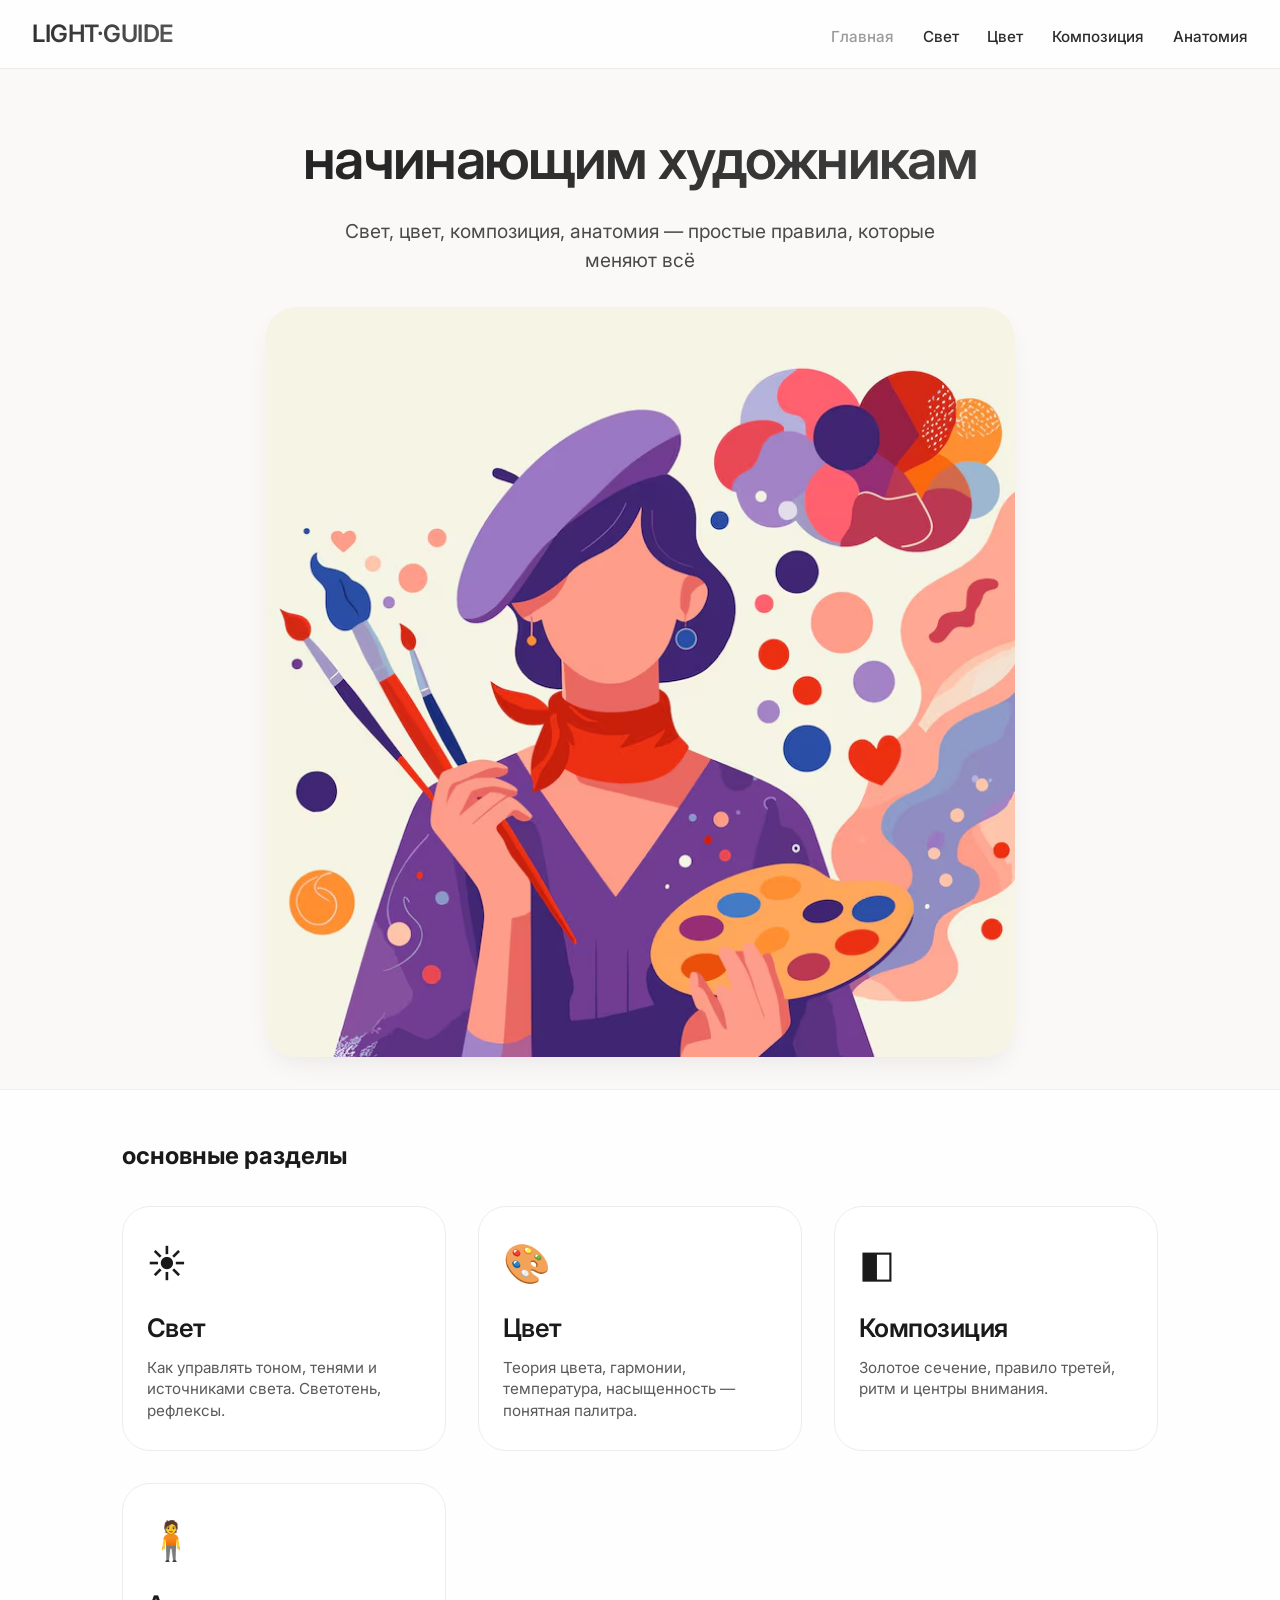
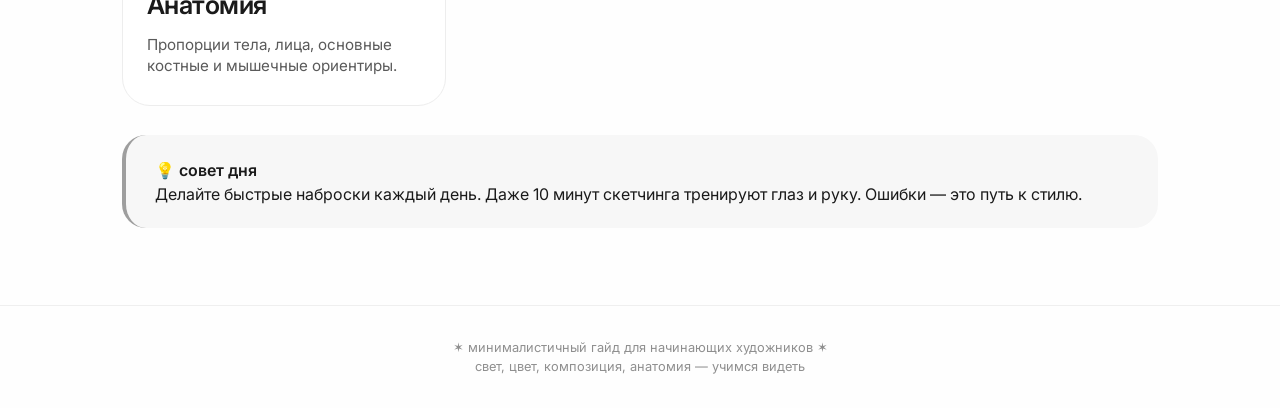
<file: index.html>
<!DOCTYPE html>
<html lang="ru">
<head>
    <meta charset="UTF-8">
    <meta name="viewport" content="width=device-width, initial-scale=1.0">
    <title>LIGHT·GUIDE | Главная — гайд для художников</title>
    <link rel="stylesheet" href="style.css">
    <link href="https://fonts.googleapis.com/css2?family=Inter:opsz,wght@14..32,300;14..32,400;14..32,500;14..32,600;14..32,700&display=swap" rel="stylesheet">
</head>
<body>

<nav class="navbar">
    <div class="nav-container">
        <div class="logo">LIGHT·GUIDE</div>
        <ul class="nav-links">
            <li><a href="index.html" class="active">Главная</a></li>
            <li><a href="light.html">Свет</a></li>
            <li><a href="color.html">Цвет</a></li>
            <li><a href="composition.html">Композиция</a></li>
            <li><a href="anatomy.html">Анатомия</a></li>
        </ul>
    </div>
</nav>

<main>
    <div class="hero">
        <h1>начинающим художникам</h1>
        <p>Свет, цвет, композиция, анатомия — простые правила, которые меняют всё</p>
        <div class="hero-image">
            <img src="images/vector-artist-woman-painting-illustration_1058698-897.avif">
        </div>
    </div>

    <div class="container">
        <h2>основные разделы</h2>
        <div class="topics-grid">
            <a href="light.html" class="topic-card">
                <div class="topic-icon">☀️</div>
                <h3>Свет</h3>
                <p>Как управлять тоном, тенями и источниками света. Светотень, рефлексы.</p>
            </a>
            <a href="color.html" class="topic-card">
                <div class="topic-icon">🎨</div>
                <h3>Цвет</h3>
                <p>Теория цвета, гармонии, температура, насыщенность — понятная палитра.</p>
            </a>
            <a href="composition.html" class="topic-card">
                <div class="topic-icon">◧</div>
                <h3>Композиция</h3>
                <p>Золотое сечение, правило третей, ритм и центры внимания.</p>
            </a>
            <a href="anatomy.html" class="topic-card">
                <div class="topic-icon">🧍</div>
                <h3>Анатомия</h3>
                <p>Пропорции тела, лица, основные костные и мышечные ориентиры.</p>
            </a>
        </div>

        <div class="tip-box">
            <strong>💡 совет дня</strong><br>
            Делайте быстрые наброски каждый день. Даже 10 минут скетчинга тренируют глаз и руку. 
            Ошибки — это путь к стилю.
        </div>
    </div>
</main>

<footer>
    <p>✶ минималистичный гайд для начинающих художников ✶<br>свет, цвет, композиция, анатомия — учимся видеть</p>
</footer>

</body>
</html>
</file>
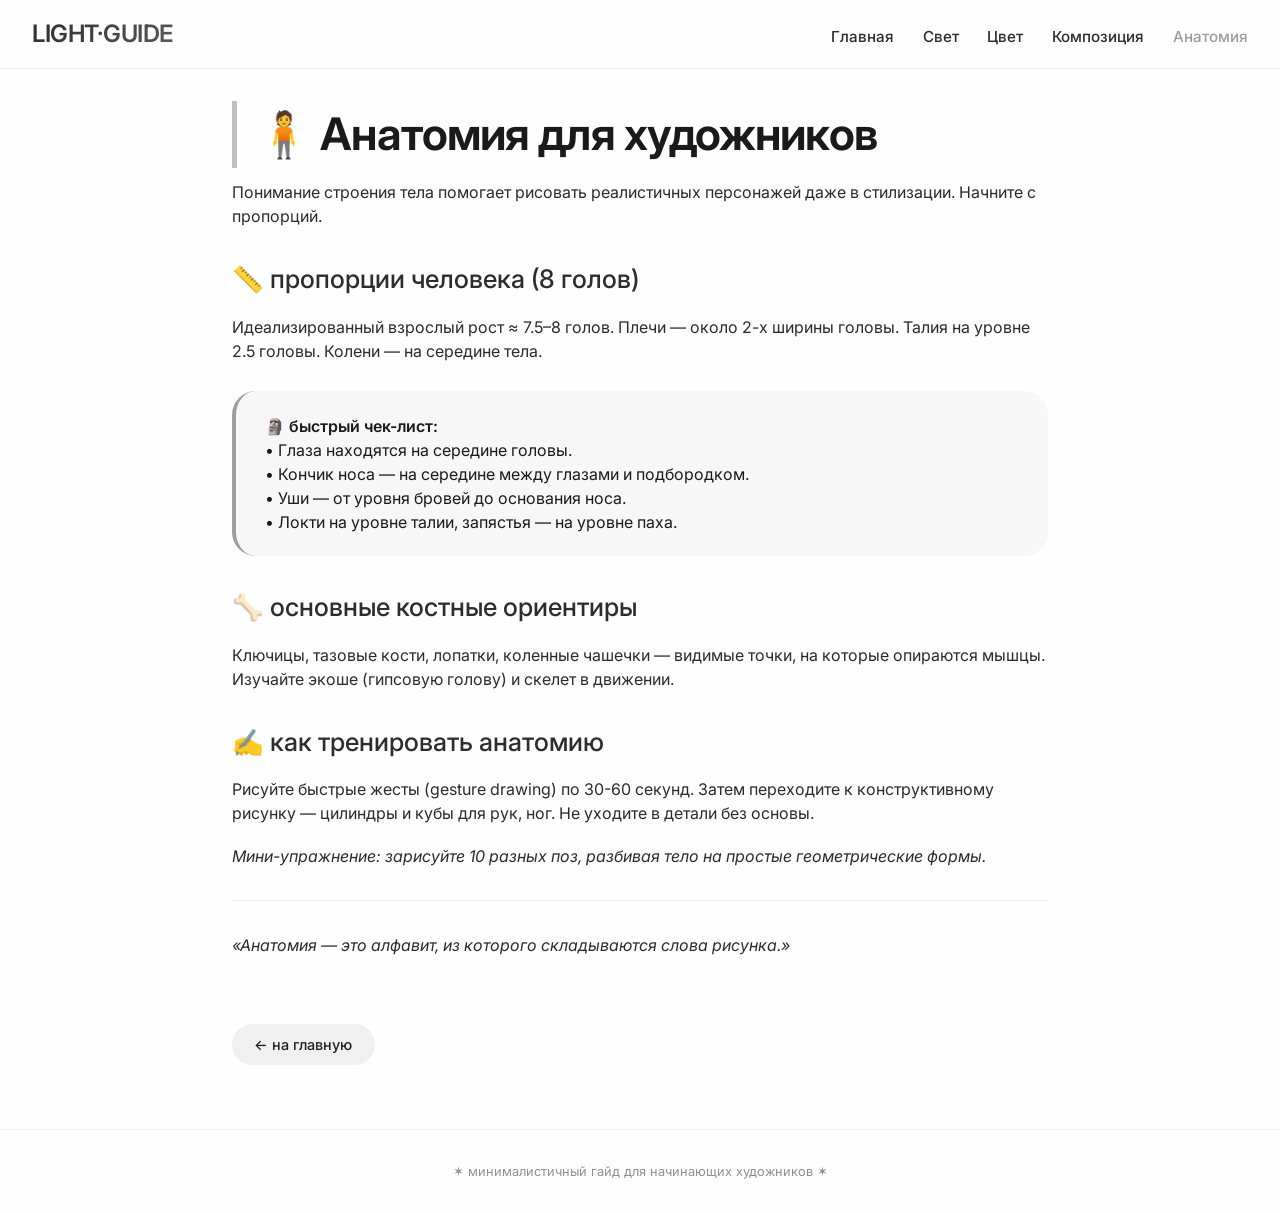
<file: anatomy.html>
<!DOCTYPE html>
<html lang="ru">
<head>
    <meta charset="UTF-8">
    <meta name="viewport" content="width=device-width, initial-scale=1.0">
    <title>LIGHT·GUIDE | Анатомия для художников</title>
    <link rel="stylesheet" href="style.css">
    <link href="https://fonts.googleapis.com/css2?family=Inter:opsz,wght@14..32,300;14..32,400;14..32,500;14..32,600;14..32,700&display=swap" rel="stylesheet">
</head>
<body>

<nav class="navbar">
    <div class="nav-container">
        <div class="logo">LIGHT·GUIDE</div>
        <ul class="nav-links">
            <li><a href="index.html">Главная</a></li>
            <li><a href="light.html">Свет</a></li>
            <li><a href="color.html">Цвет</a></li>
            <li><a href="composition.html">Композиция</a></li>
            <li><a href="anatomy.html" class="active">Анатомия</a></li>
        </ul>
    </div>
</nav>

<main>
    <div class="section-page">
        <h1>🧍 Анатомия для художников</h1>
        <p>Понимание строения тела помогает рисовать реалистичных персонажей даже в стилизации. Начните с пропорций.</p>

        <h2>📏 пропорции человека (8 голов)</h2>
        <p>Идеализированный взрослый рост ≈ 7.5–8 голов. Плечи — около 2-х ширины головы. Талия на уровне 2.5 головы. Колени — на середине тела.</p>

        <div class="tip-box">
            <strong>🗿 быстрый чек-лист:</strong><br>
            • Глаза находятся на середине головы.<br>
            • Кончик носа — на середине между глазами и подбородком.<br>
            • Уши — от уровня бровей до основания носа.<br>
            • Локти на уровне талии, запястья — на уровне паха.
        </div>

        <h2>🦴 основные костные ориентиры</h2>
        <p>Ключицы, тазовые кости, лопатки, коленные чашечки — видимые точки, на которые опираются мышцы. Изучайте экоше (гипсовую голову) и скелет в движении.</p>

        <h2>✍️ как тренировать анатомию</h2>
        <p>Рисуйте быстрые жесты (gesture drawing) по 30-60 секунд. Затем переходите к конструктивному рисунку — цилиндры и кубы для рук, ног. Не уходите в детали без основы.</p>

        <p><em>Мини-упражнение: зарисуйте 10 разных поз, разбивая тело на простые геометрические формы.</em></p>

        <hr>

        <p><em>«Анатомия — это алфавит, из которого складываются слова рисунка.»</em></p>

        <a href="index.html" class="back-home">← на главную</a>
    </div>
</main>

<footer>
    <p>✶ минималистичный гайд для начинающих художников ✶</p>
</footer>

</body>
</html>
</file>
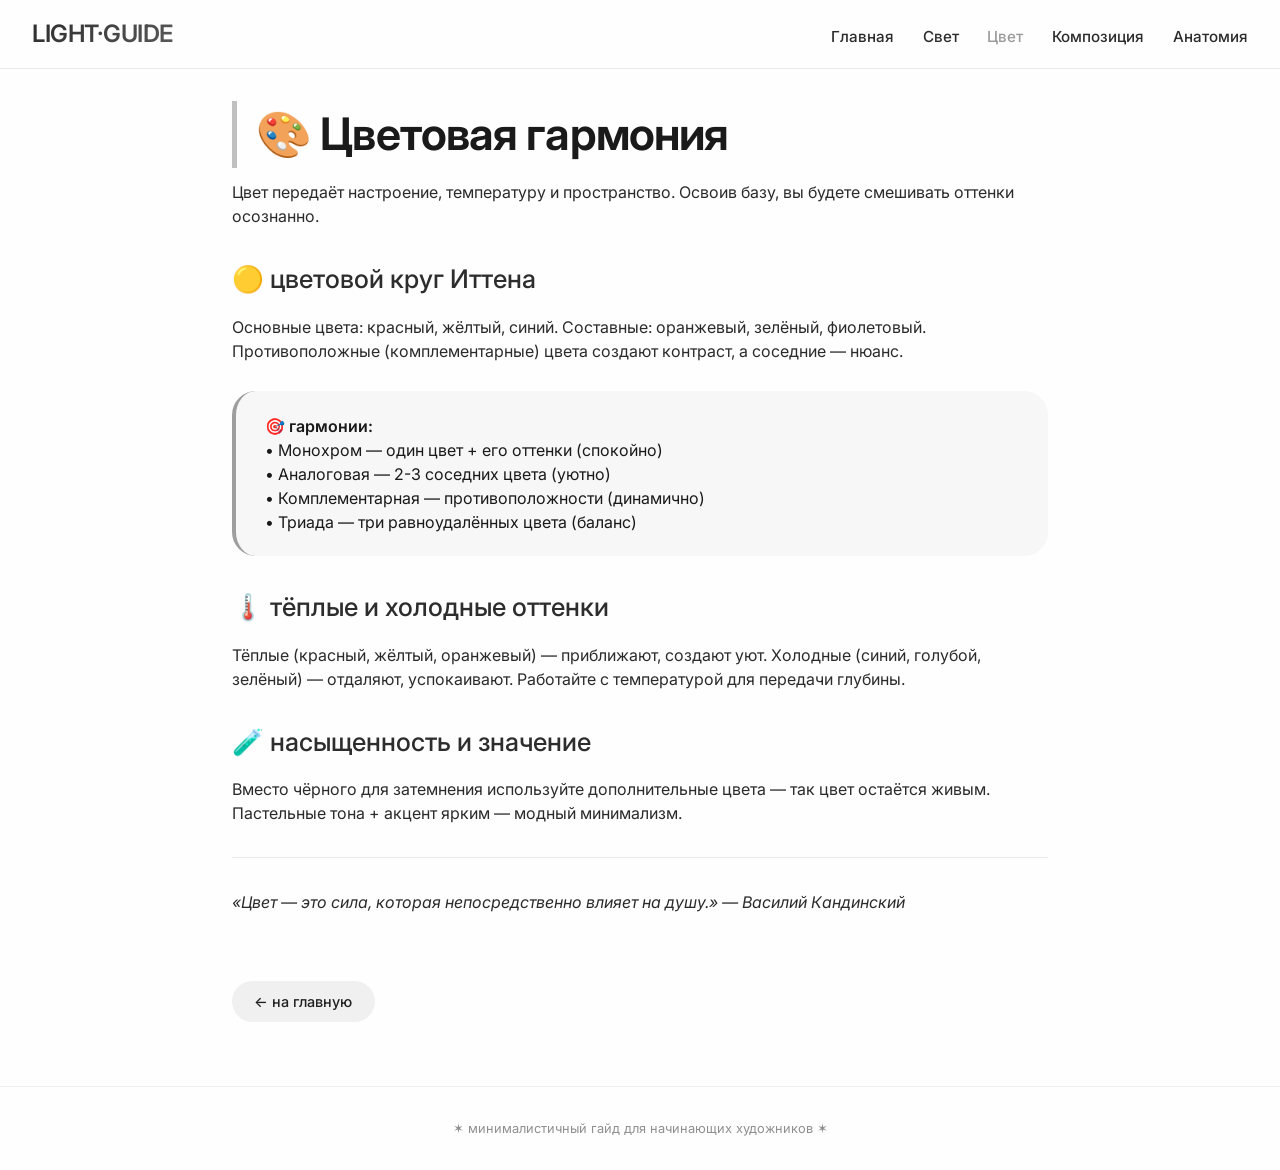
<file: color.html>
<!DOCTYPE html>
<html lang="ru">
<head>
    <meta charset="UTF-8">
    <meta name="viewport" content="width=device-width, initial-scale=1.0">
    <title>LIGHT·GUIDE | Цвет и гармония</title>
    <link rel="stylesheet" href="style.css">
    <link href="https://fonts.googleapis.com/css2?family=Inter:opsz,wght@14..32,300;14..32,400;14..32,500;14..32,600;14..32,700&display=swap" rel="stylesheet">
</head>
<body>

<nav class="navbar">
    <div class="nav-container">
        <div class="logo">LIGHT·GUIDE</div>
        <ul class="nav-links">
            <li><a href="index.html">Главная</a></li>
            <li><a href="light.html">Свет</a></li>
            <li><a href="color.html" class="active">Цвет</a></li>
            <li><a href="composition.html">Композиция</a></li>
            <li><a href="anatomy.html">Анатомия</a></li>
        </ul>
    </div>
</nav>

<main>
    <div class="section-page">
        <h1>🎨 Цветовая гармония</h1>
        <p>Цвет передаёт настроение, температуру и пространство. Освоив базу, вы будете смешивать оттенки осознанно.</p>

        <h2>🟡 цветовой круг Иттена</h2>
        <p>Основные цвета: красный, жёлтый, синий. Составные: оранжевый, зелёный, фиолетовый. Противоположные (комплементарные) цвета создают контраст, а соседние — нюанс.</p>

        <div class="tip-box">
            <strong>🎯 гармонии:</strong><br>
            • Монохром — один цвет + его оттенки (спокойно)<br>
            • Аналоговая — 2-3 соседних цвета (уютно)<br>
            • Комплементарная — противоположности (динамично)<br>
            • Триада — три равноудалённых цвета (баланс)
        </div>

        <h2>🌡️ тёплые и холодные оттенки</h2>
        <p>Тёплые (красный, жёлтый, оранжевый) — приближают, создают уют. Холодные (синий, голубой, зелёный) — отдаляют, успокаивают. Работайте с температурой для передачи глубины.</p>

        <h2>🧪 насыщенность и значение</h2>
        <p>Вместо чёрного для затемнения используйте дополнительные цвета — так цвет остаётся живым. Пастельные тона + акцент ярким — модный минимализм.</p>

        <hr>

        <p><em>«Цвет — это сила, которая непосредственно влияет на душу.» — Василий Кандинский</em></p>

        <a href="index.html" class="back-home">← на главную</a>
    </div>
</main>

<footer>
    <p>✶ минималистичный гайд для начинающих художников ✶</p>
</footer>

</body>
</html>
</file>
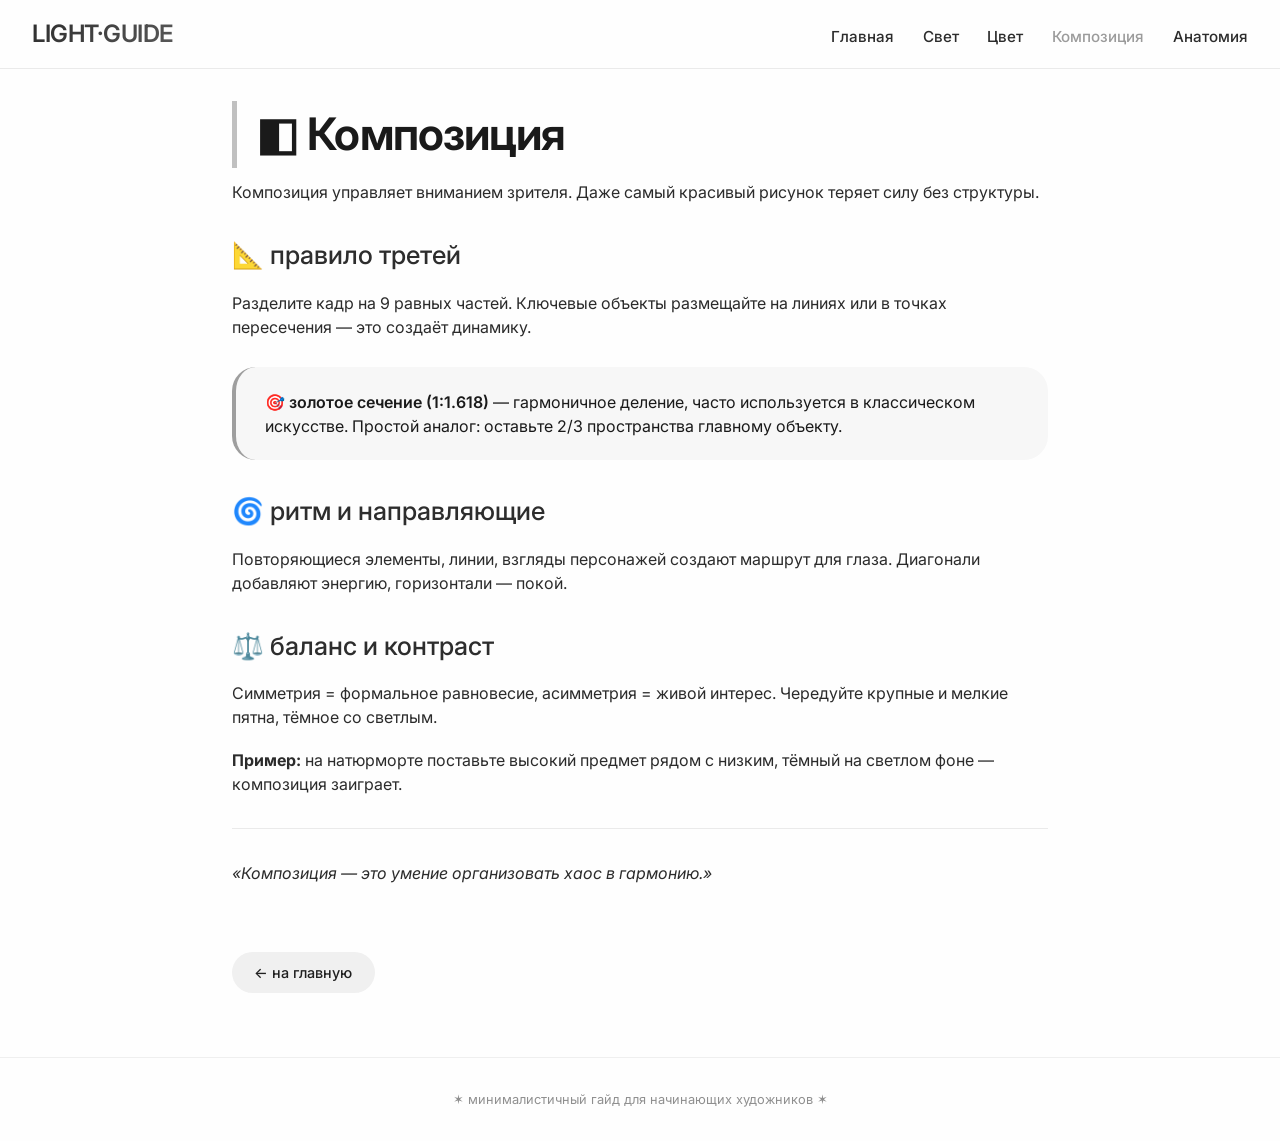
<file: composition.html>
<!DOCTYPE html>
<html lang="ru">
<head>
    <meta charset="UTF-8">
    <meta name="viewport" content="width=device-width, initial-scale=1.0">
    <title>LIGHT·GUIDE | Композиция</title>
    <link rel="stylesheet" href="style.css">
    <link href="https://fonts.googleapis.com/css2?family=Inter:opsz,wght@14..32,300;14..32,400;14..32,500;14..32,600;14..32,700&display=swap" rel="stylesheet">
</head>
<body>

<nav class="navbar">
    <div class="nav-container">
        <div class="logo">LIGHT·GUIDE</div>
        <ul class="nav-links">
            <li><a href="index.html">Главная</a></li>
            <li><a href="light.html">Свет</a></li>
            <li><a href="color.html">Цвет</a></li>
            <li><a href="composition.html" class="active">Композиция</a></li>
            <li><a href="anatomy.html">Анатомия</a></li>
        </ul>
    </div>
</nav>

<main>
    <div class="section-page">
        <h1>◧ Композиция</h1>
        <p>Композиция управляет вниманием зрителя. Даже самый красивый рисунок теряет силу без структуры.</p>

        <h2>📐 правило третей</h2>
        <p>Разделите кадр на 9 равных частей. Ключевые объекты размещайте на линиях или в точках пересечения — это создаёт динамику.</p>

        <div class="tip-box">
            <strong>🎯 золотое сечение (1:1.618)</strong> — гармоничное деление, часто используется в классическом искусстве. Простой аналог: оставьте 2/3 пространства главному объекту.
        </div>

        <h2>🌀 ритм и направляющие</h2>
        <p>Повторяющиеся элементы, линии, взгляды персонажей создают маршрут для глаза. Диагонали добавляют энергию, горизонтали — покой.</p>

        <h2>⚖️ баланс и контраст</h2>
        <p>Симметрия = формальное равновесие, асимметрия = живой интерес. Чередуйте крупные и мелкие пятна, тёмное со светлым.</p>

        <p><strong>Пример:</strong> на натюрморте поставьте высокий предмет рядом с низким, тёмный на светлом фоне — композиция заиграет.</p>

        <hr>

        <p><em>«Композиция — это умение организовать хаос в гармонию.»</em></p>

        <a href="index.html" class="back-home">← на главную</a>
    </div>
</main>

<footer>
    <p>✶ минималистичный гайд для начинающих художников ✶</p>
</footer>

</body>
</html>
</file>
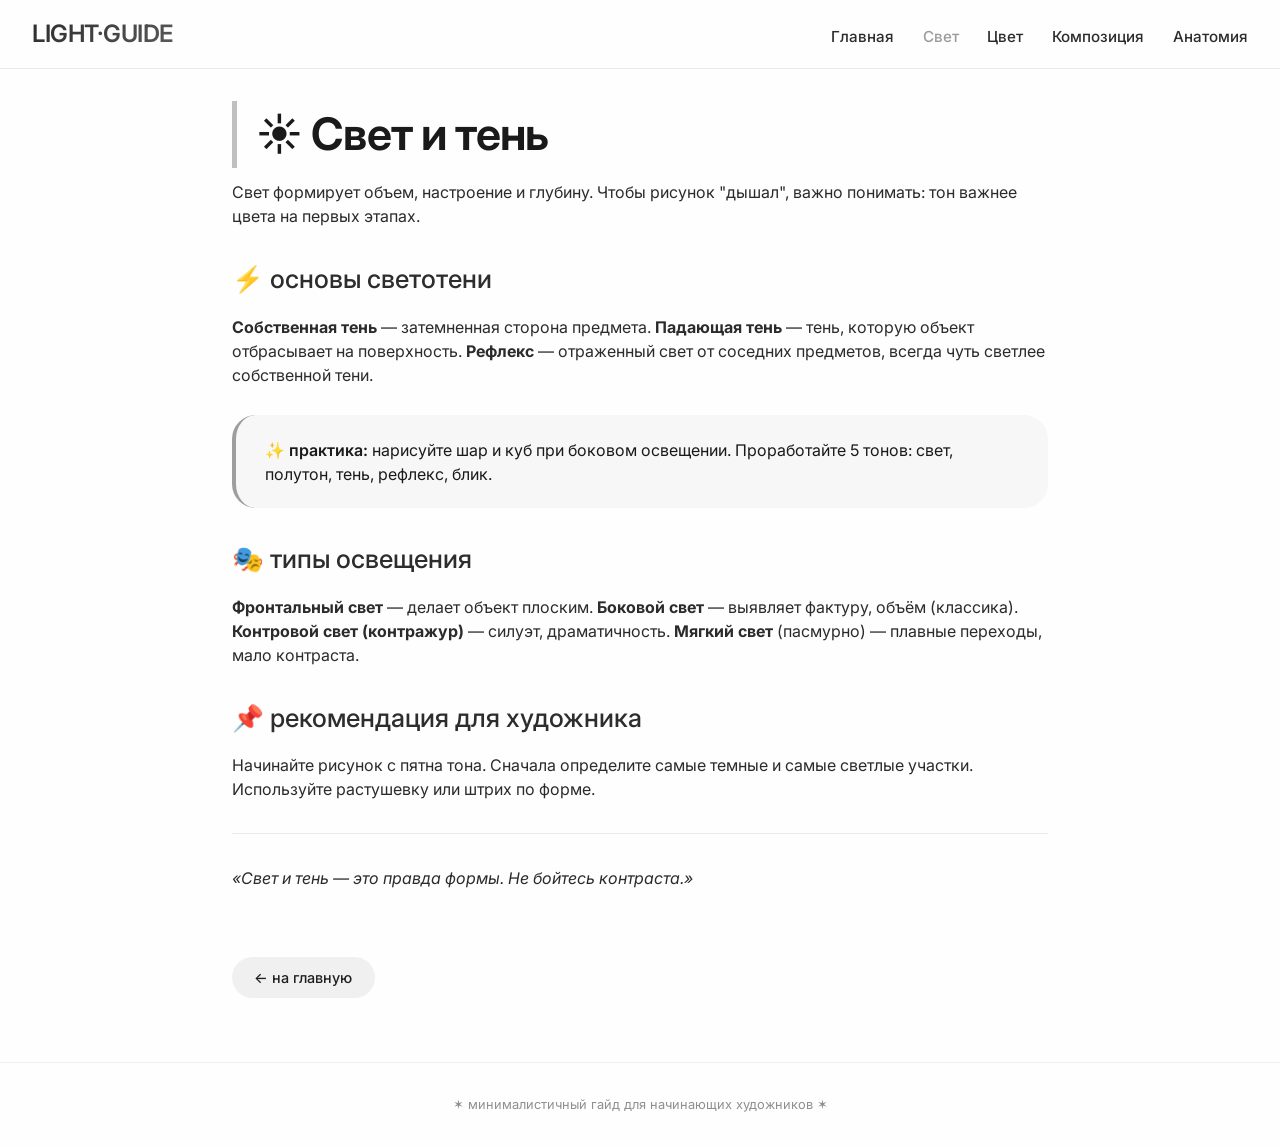
<file: light.html>
<!DOCTYPE html>
<html lang="ru">
<head>
    <meta charset="UTF-8">
    <meta name="viewport" content="width=device-width, initial-scale=1.0">
    <title>LIGHT·GUIDE | Свет и тень</title>
    <link rel="stylesheet" href="style.css">
    <link href="https://fonts.googleapis.com/css2?family=Inter:opsz,wght@14..32,300;14..32,400;14..32,500;14..32,600;14..32,700&display=swap" rel="stylesheet">
</head>
<body>

<nav class="navbar">
    <div class="nav-container">
        <div class="logo">LIGHT·GUIDE</div>
        <ul class="nav-links">
            <li><a href="index.html">Главная</a></li>
            <li><a href="light.html" class="active">Свет</a></li>
            <li><a href="color.html">Цвет</a></li>
            <li><a href="composition.html">Композиция</a></li>
            <li><a href="anatomy.html">Анатомия</a></li>
        </ul>
    </div>
</nav>

<main>
    <div class="section-page">
        <h1>☀️ Свет и тень</h1>
        <p>Свет формирует объем, настроение и глубину. Чтобы рисунок "дышал", важно понимать: тон важнее цвета на первых этапах.</p>

        <h2>⚡ основы светотени</h2>
        <p><strong>Собственная тень</strong> — затемненная сторона предмета. <strong>Падающая тень</strong> — тень, которую объект отбрасывает на поверхность. <strong>Рефлекс</strong> — отраженный свет от соседних предметов, всегда чуть светлее собственной тени.</p>

        <div class="tip-box">
            <strong>✨ практика:</strong> нарисуйте шар и куб при боковом освещении. Проработайте 5 тонов: свет, полутон, тень, рефлекс, блик.
        </div>

        <h2>🎭 типы освещения</h2>
        <p><strong>Фронтальный свет</strong> — делает объект плоским. <strong>Боковой свет</strong> — выявляет фактуру, объём (классика). <strong>Контровой свет (контражур)</strong> — силуэт, драматичность. <strong>Мягкий свет</strong> (пасмурно) — плавные переходы, мало контраста.</p>

        <h2>📌 рекомендация для художника</h2>
        <p>Начинайте рисунок с пятна тона. Сначала определите самые темные и самые светлые участки. Используйте растушевку или штрих по форме.</p>

        <hr>

        <p><em>«Свет и тень — это правда формы. Не бойтесь контраста.»</em></p>

        <a href="index.html" class="back-home">← на главную</a>
    </div>
</main>

<footer>
    <p>✶ минималистичный гайд для начинающих художников ✶</p>
</footer>

</body>
</html>
</file>
<file: style.css>
* {
    margin: 0;
    padding: 0;
    box-sizing: border-box;
}

body {
    font-family: 'Inter', sans-serif;
    background-color: #fefefe;
    color: #1a1a1a;
    line-height: 1.5;
}

/* навигация */
.navbar {
    position: sticky;
    top: 0;
    background: rgba(254, 254, 254, 0.92);
    backdrop-filter: blur(12px);
    border-bottom: 1px solid #eaeaea;
    padding: 1rem 2rem;
    z-index: 100;
}

.nav-container {
    max-width: 1280px;
    margin: 0 auto;
    display: flex;
    flex-wrap: wrap;
    justify-content: space-between;
    align-items: baseline;
    gap: 1rem;
}

.logo {
    font-weight: 600;
    font-size: 1.5rem;
    letter-spacing: -0.02em;
    background: linear-gradient(135deg, #2c2c2c, #5a5a5a);
    background-clip: text;
    -webkit-background-clip: text;
    color: transparent;
}

.nav-links {
    display: flex;
    flex-wrap: wrap;
    gap: 1.8rem;
    list-style: none;
}

.nav-links a {
    text-decoration: none;
    font-weight: 500;
    font-size: 0.95rem;
    color: #2c2c2c;
    transition: color 0.2s;
}

.nav-links a:hover,
.nav-links a.active {
    color: #9b9b9b;
}

/* контейнеры */
.container {
    max-width: 1100px;
    margin: 0 auto;
    padding: 3rem 2rem;
}

/* hero секция */
.hero {
    text-align: center;
    padding: 3rem 2rem 2rem;
    background: #faf9f8;
    border-bottom: 1px solid #efefef;
}

.hero h1 {
    font-size: 3.5rem;
    font-weight: 600;
    letter-spacing: -0.03em;
    background: linear-gradient(145deg, #171717, #4b4b4b);
    background-clip: text;
    -webkit-background-clip: text;
    color: transparent;
    margin-bottom: 1rem;
}

.hero p {
    font-size: 1.2rem;
    color: #4a4a4a;
    max-width: 600px;
    margin: 0 auto 2rem auto;
}

.hero-image {
    max-width: 750px;
    margin: 1.5rem auto 0;
    border-radius: 32px;
    overflow: hidden;
    box-shadow: 0 12px 28px -8px rgba(0,0,0,0.08);
}

.hero-image img {
    width: 100%;
    height: auto;
    display: block;
}

/* карточки тем */
.topics-grid {
    display: grid;
    grid-template-columns: repeat(auto-fit, minmax(250px, 1fr));
    gap: 2rem;
    margin-top: 2rem;
}

.topic-card {
    background: #ffffff;
    border: 1px solid #ededed;
    border-radius: 28px;
    padding: 1.8rem 1.5rem;
    transition: all 0.25s ease;
    text-decoration: none;
    color: inherit;
    display: block;
}

.topic-card:hover {
    transform: translateY(-5px);
    border-color: #cdcdcd;
    box-shadow: 0 15px 25px -12px rgba(0,0,0,0.05);
}

.topic-icon {
    font-size: 2.4rem;
    margin-bottom: 1rem;
}

.topic-card h3 {
    font-size: 1.6rem;
    font-weight: 600;
    margin-bottom: 0.6rem;
    letter-spacing: -0.02em;
}

.topic-card p {
    font-size: 0.95rem;
    color: #5a5a5a;
    line-height: 1.4;
}

/* страницы разделов */
.section-page {
    max-width: 880px;
    margin: 0 auto;
    padding: 2rem 2rem 4rem;
}

.section-page h1 {
    font-size: 2.8rem;
    font-weight: 650;
    letter-spacing: -0.02em;
    margin-bottom: 0.75rem;
    border-left: 5px solid #c0c0c0;
    padding-left: 1.2rem;
}

.section-page h2 {
    font-size: 1.6rem;
    font-weight: 500;
    margin: 2rem 0 1rem;
    color: #2d2d2d;
}

.section-page p {
    margin-bottom: 1.2rem;
    font-size: 1rem;
    color: #2b2b2b;
}

.tip-box {
    background: #f7f7f7;
    border-radius: 24px;
    padding: 1.4rem 1.8rem;
    margin: 1.8rem 0;
    border-left: 4px solid #9e9e9e;
}

.tip-box strong {
    font-weight: 600;
}

hr {
    margin: 2rem 0;
    border: none;
    height: 1px;
    background: #eaeaea;
}

.back-home {
    display: inline-block;
    margin-top: 3rem;
    padding: 0.6rem 1.4rem;
    background: #f0f0f0;
    border-radius: 40px;
    text-decoration: none;
    color: #1f1f1f;
    font-weight: 500;
    font-size: 0.9rem;
    transition: background 0.2s;
}

.back-home:hover {
    background: #e3e3e3;
}

footer {
    text-align: center;
    padding: 2rem;
    border-top: 1px solid #efefef;
    font-size: 0.8rem;
    color: #8f8f8f;
    background: #fefefe;
}

/* адаптив */
@media (max-width: 700px) {
    .navbar {
        padding: 0.8rem 1rem;
    }
    .hero h1 {
        font-size: 2.2rem;
    }
    .section-page h1 {
        font-size: 2rem;
    }
    .container {
        padding: 2rem 1rem;
    }
    .hero-image {
        border-radius: 24px;
    }
}
</file>
